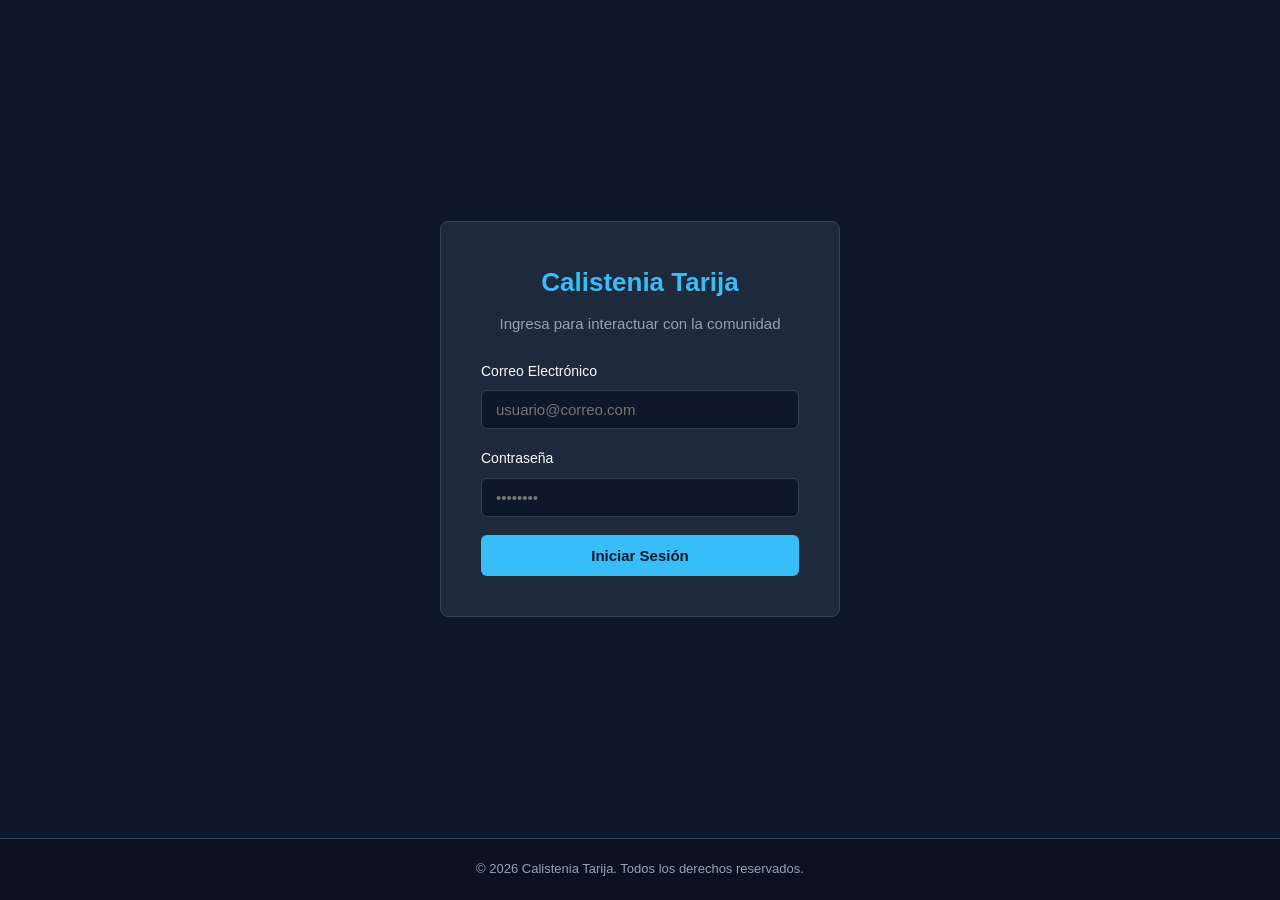
<file: index.html>
<!DOCTYPE html>
<html lang="es">
<head>
  <meta charset="UTF-8">
  <meta name="viewport" content="width=device-width, initial-scale=1.0">
  <title>Login - Calistenia Tarija</title>
  <link rel="stylesheet" href="styles.css">
</head>
<body>
  <div class="auth-wrapper">
    <section class="auth-card">
      <h1>Calistenia Tarija</h1>
      <p>Ingresa para interactuar con la comunidad</p>
      
      <form action="dashboard.html" method="get">
        <div class="form-group">
          <label for="email">Correo Electrónico</label>
          <input type="email" id="email" class="form-control" placeholder="usuario@correo.com" required>
        </div>
        <div class="form-group">
          <label for="password">Contraseña</label>
          <input type="password" id="password" class="form-control" placeholder="••••••••" required minlength="6">
        </div>
        <button type="submit" class="btn btn-primary">Iniciar Sesión</button>
      </form>
    </section>
  </div>
  <footer>
    <p>&copy; 2026 Calistenia Tarija. Todos los derechos reservados.</p>
  </footer>
</body>
</html>
</file>
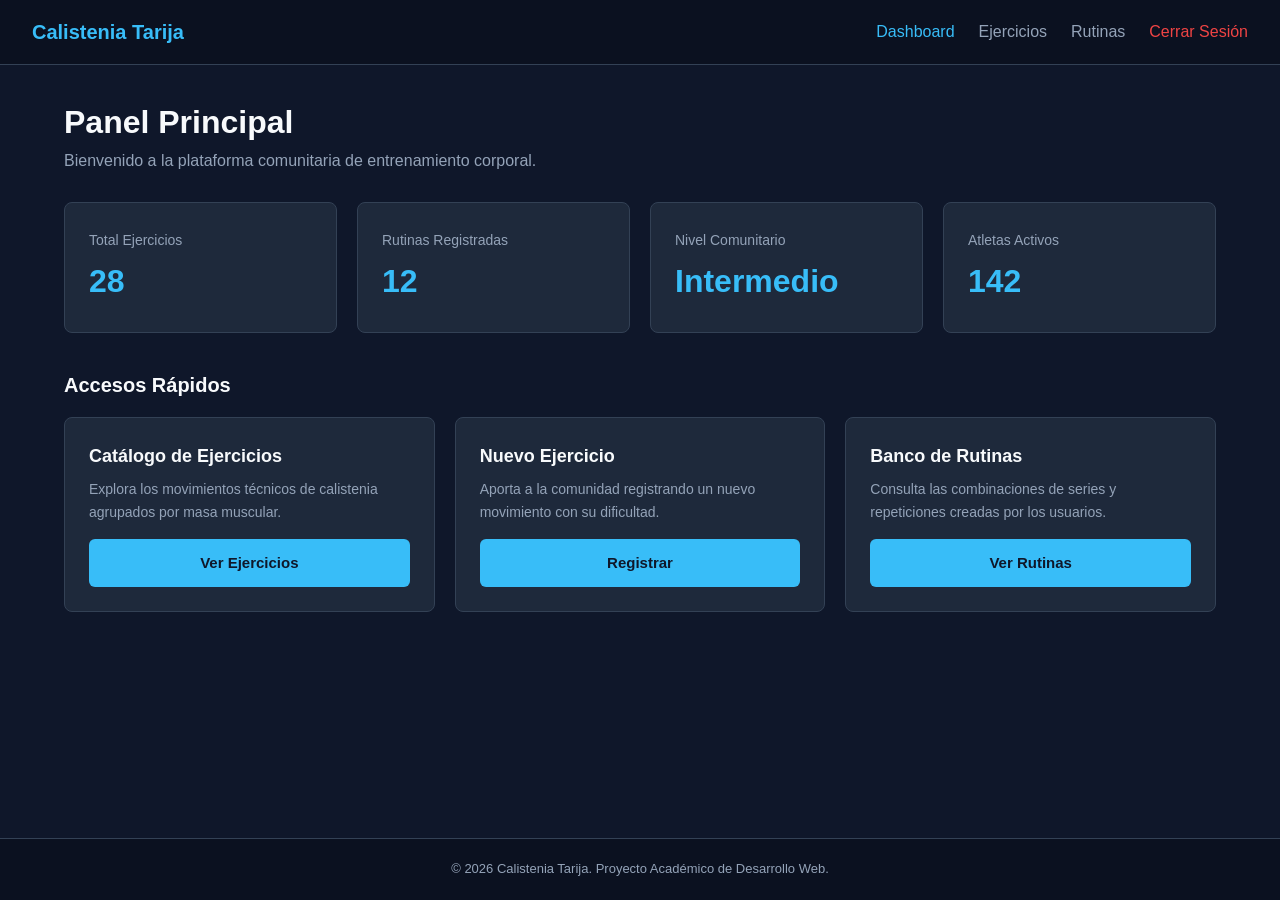
<file: dashboard.html>
<!DOCTYPE html>
<html lang="es">
<head>
  <meta charset="UTF-8">
  <meta name="viewport" content="width=device-width, initial-scale=1.0">
  <title>Dashboard - Calistenia Tarija</title>
  <link rel="stylesheet" href="styles.css">
</head>
<body>
  <header class="header-nav">
    <a href="dashboard.html" class="logo">Calistenia Tarija</a>
    <nav>
      <ul class="nav-links">
        <li><a href="dashboard.html" class="active">Dashboard</a></li>
        <li><a href="ejercicios.html">Ejercicios</a></li>
        <li><a href="rutinas.html">Rutinas</a></li>
        <li><a href="index.html" class="btn-logout">Cerrar Sesión</a></li>
      </ul>
    </nav>
  </header>

  <main class="container">
    <header class="page-header">
      <div>
        <h1>Panel Principal</h1>
        <p class="page-subtitle">Bienvenido a la plataforma comunitaria de entrenamiento corporal.</p>
      </div>
    </header>

    <section class="dashboard-metrics">
      <article class="metric-card">
        <span>Total Ejercicios</span>
        <h3>28</h3>
      </article>
      <article class="metric-card">
        <span>Rutinas Registradas</span>
        <h3>12</h3>
      </article>
      <article class="metric-card">
        <span>Nivel Comunitario</span>
        <h3>Intermedio</h3>
      </article>
      <article class="metric-card">
        <span>Atletas Activos</span>
        <h3>142</h3>
      </article>
    </section>

    <section>
      <h2 class="section-title">Accesos Rápidos</h2>
      <div class="cards-grid">
        <article class="item-card">
          <h2>Catálogo de Ejercicios</h2>
          <p>Explora los movimientos técnicos de calistenia agrupados por masa muscular.</p>
          <a href="ejercicios.html" class="btn btn-primary btn-inline">Ver Ejercicios</a>
        </article>
        <article class="item-card">
          <h2>Nuevo Ejercicio</h2>
          <p>Aporta a la comunidad registrando un nuevo movimiento con su dificultad.</p>
          <a href="registrar-ejercicio.html" class="btn btn-primary btn-inline">Registrar</a>
        </article>
        <article class="item-card">
          <h2>Banco de Rutinas</h2>
          <p>Consulta las combinaciones de series y repeticiones creadas por los usuarios.</p>
          <a href="rutinas.html" class="btn btn-primary btn-inline">Ver Rutinas</a>
        </article>
      </div>
    </section>
  </main>

  <footer>
    <p>&copy; 2026 Calistenia Tarija. Proyecto Académico de Desarrollo Web.</p>
  </footer>
</body>
</html>
</file>
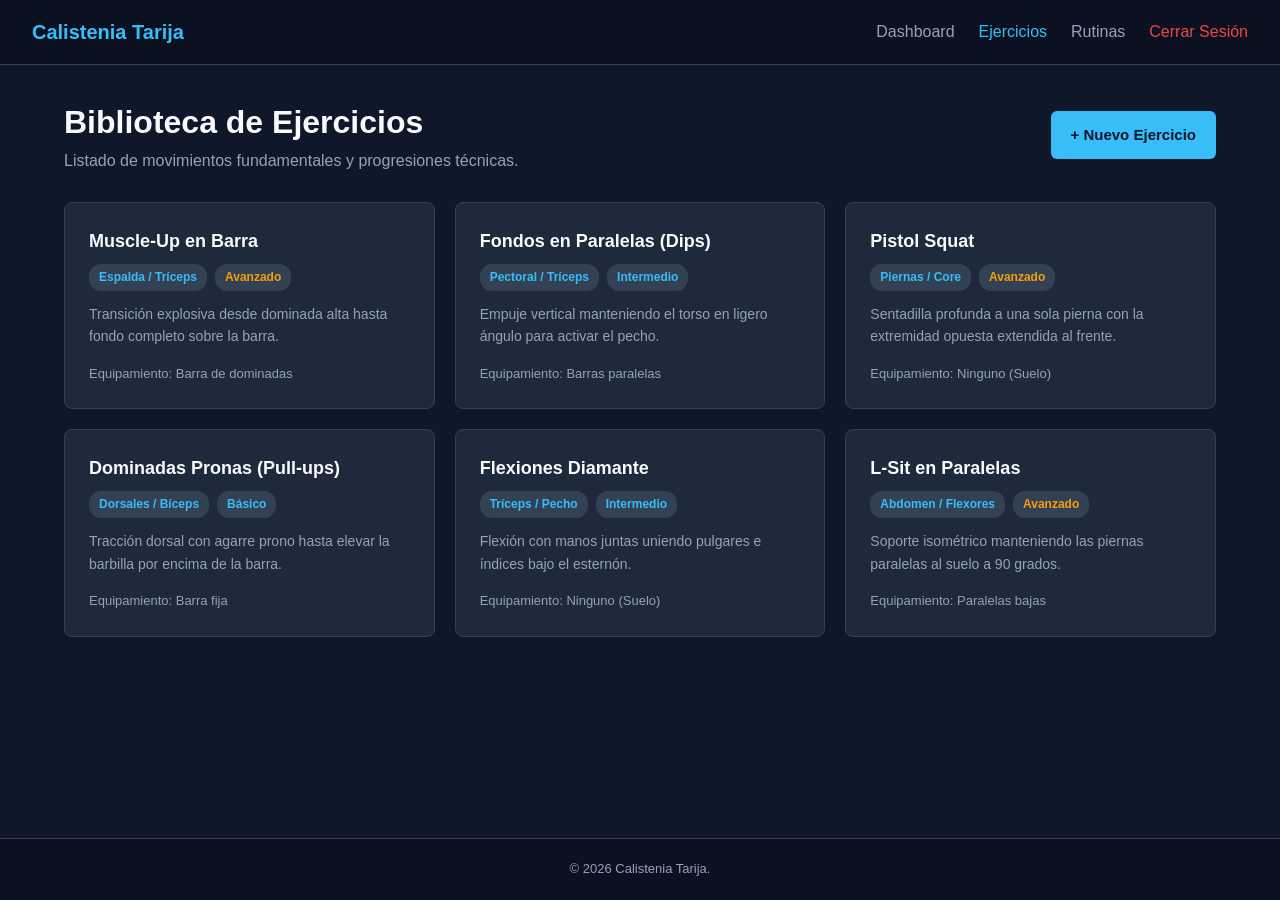
<file: ejercicios.html>
<!DOCTYPE html>
<html lang="es">
<head>
  <meta charset="UTF-8">
  <meta name="viewport" content="width=device-width, initial-scale=1.0">
  <title>Ejercicios - Calistenia Tarija</title>
  <link rel="stylesheet" href="styles.css">
</head>
<body>
  <header class="header-nav">
    <a href="dashboard.html" class="logo">Calistenia Tarija</a>
    <nav>
      <ul class="nav-links">
        <li><a href="dashboard.html">Dashboard</a></li>
        <li><a href="ejercicios.html" class="active">Ejercicios</a></li>
        <li><a href="rutinas.html">Rutinas</a></li>
        <li><a href="index.html" class="btn-logout">Cerrar Sesión</a></li>
      </ul>
    </nav>
  </header>

  <main class="container">
    <header class="page-header">
      <div>
        <h1>Biblioteca de Ejercicios</h1>
        <p class="page-subtitle">Listado de movimientos fundamentales y progresiones técnicas.</p>
      </div>
      <a href="registrar-ejercicio.html" class="btn btn-primary btn-inline">+ Nuevo Ejercicio</a>
    </header>

    <section class="cards-grid">
      <article class="item-card">
        <div>
          <h2>Muscle-Up en Barra</h2>
          <div class="tags">
            <span class="tag">Espalda / Tríceps</span>
            <span class="tag tag-accent">Avanzado</span>
          </div>
          <p>Transición explosiva desde dominada alta hasta fondo completo sobre la barra.</p>
        </div>
        <small>Equipamiento: Barra de dominadas</small>
      </article>

      <article class="item-card">
        <div>
          <h2>Fondos en Paralelas (Dips)</h2>
          <div class="tags">
            <span class="tag">Pectoral / Tríceps</span>
            <span class="tag">Intermedio</span>
          </div>
          <p>Empuje vertical manteniendo el torso en ligero ángulo para activar el pecho.</p>
        </div>
        <small>Equipamiento: Barras paralelas</small>
      </article>

      <article class="item-card">
        <div>
          <h2>Pistol Squat</h2>
          <div class="tags">
            <span class="tag">Piernas / Core</span>
            <span class="tag tag-accent">Avanzado</span>
          </div>
          <p>Sentadilla profunda a una sola pierna con la extremidad opuesta extendida al frente.</p>
        </div>
        <small>Equipamiento: Ninguno (Suelo)</small>
      </article>

      <article class="item-card">
        <div>
          <h2>Dominadas Pronas (Pull-ups)</h2>
          <div class="tags">
            <span class="tag">Dorsales / Bíceps</span>
            <span class="tag">Básico</span>
          </div>
          <p>Tracción dorsal con agarre prono hasta elevar la barbilla por encima de la barra.</p>
        </div>
        <small>Equipamiento: Barra fija</small>
      </article>

      <article class="item-card">
        <div>
          <h2>Flexiones Diamante</h2>
          <div class="tags">
            <span class="tag">Tríceps / Pecho</span>
            <span class="tag">Intermedio</span>
          </div>
          <p>Flexión con manos juntas uniendo pulgares e índices bajo el esternón.</p>
        </div>
        <small>Equipamiento: Ninguno (Suelo)</small>
      </article>

      <article class="item-card">
        <div>
          <h2>L-Sit en Paralelas</h2>
          <div class="tags">
            <span class="tag">Abdomen / Flexores</span>
            <span class="tag tag-accent">Avanzado</span>
          </div>
          <p>Soporte isométrico manteniendo las piernas paralelas al suelo a 90 grados.</p>
        </div>
        <small>Equipamiento: Paralelas bajas</small>
      </article>
    </section>
  </main>

  <footer>
    <p>&copy; 2026 Calistenia Tarija.</p>
  </footer>
</body>
</html>
</file>
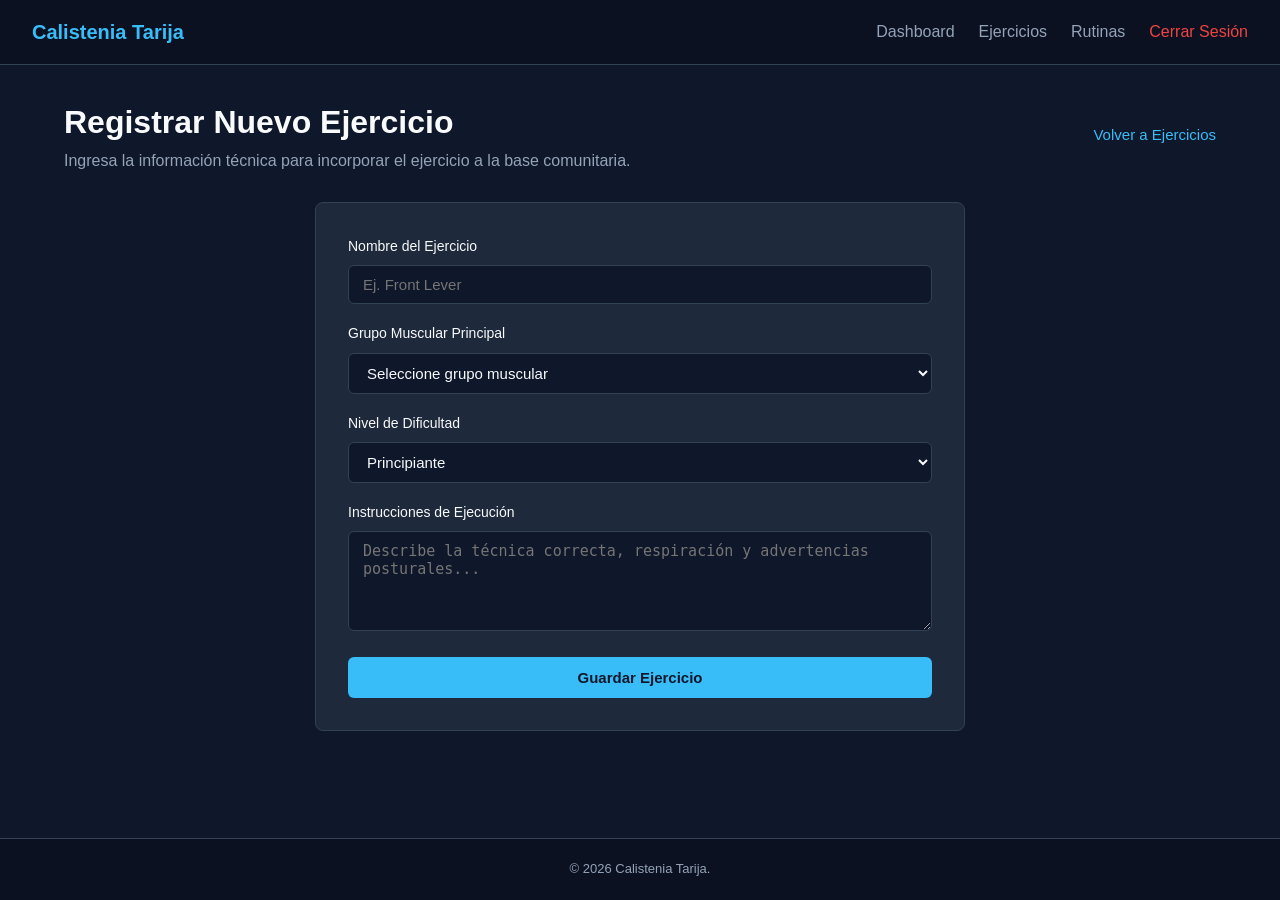
<file: registrar-ejercicio.html>
<!DOCTYPE html>
<html lang="es">
<head>
  <meta charset="UTF-8">
  <meta name="viewport" content="width=device-width, initial-scale=1.0">
  <title>Registrar Ejercicio - Calistenia Tarija</title>
  <link rel="stylesheet" href="styles.css">
</head>
<body>
  <header class="header-nav">
    <a href="dashboard.html" class="logo">Calistenia Tarija</a>
    <nav>
      <ul class="nav-links">
        <li><a href="dashboard.html">Dashboard</a></li>
        <li><a href="ejercicios.html">Ejercicios</a></li>
        <li><a href="rutinas.html">Rutinas</a></li>
        <li><a href="index.html" class="btn-logout">Cerrar Sesión</a></li>
      </ul>
    </nav>
  </header>

  <main class="container">
    <header class="page-header">
      <div>
        <h1>Registrar Nuevo Ejercicio</h1>
        <p class="page-subtitle">Ingresa la información técnica para incorporar el ejercicio a la base comunitaria.</p>
      </div>
      <a href="ejercicios.html" class="link-back">Volver a Ejercicios</a>
    </header>

    <section class="form-container">
      <form action="ejercicios.html" method="get">
        <div class="form-group">
          <label for="nombre">Nombre del Ejercicio</label>
          <input type="text" id="nombre" class="form-control" placeholder="Ej. Front Lever" required>
        </div>

        <div class="form-group">
          <label for="grupo">Grupo Muscular Principal</label>
          <select id="grupo" class="form-control" required>
            <option value="">Seleccione grupo muscular</option>
            <option value="espalda">Espalda / Tracción</option>
            <option value="pecho">Pectoral / Empuje</option>
            <option value="hombros">Hombros</option>
            <option value="brazos">Brazos (Bíceps / Tríceps)</option>
            <option value="piernas">Piernas</option>
            <option value="core">Core / Abdomen</option>
          </select>
        </div>

        <div class="form-group">
          <label for="dificultad">Nivel de Dificultad</label>
          <select id="dificultad" class="form-control" required>
            <option value="principiante">Principiante</option>
            <option value="intermedio">Intermedio</option>
            <option value="avanzado">Avanzado</option>
            <option value="elite">Élite</option>
          </select>
        </div>

        <div class="form-group">
          <label for="descripcion">Instrucciones de Ejecución</label>
          <textarea id="descripcion" class="form-control" placeholder="Describe la técnica correcta, respiración y advertencias posturales..." required></textarea>
        </div>

        <button type="submit" class="btn btn-primary">Guardar Ejercicio</button>
      </form>
    </section>
  </main>

  <footer>
    <p>&copy; 2026 Calistenia Tarija.</p>
  </footer>
</body>
</html>
</file>
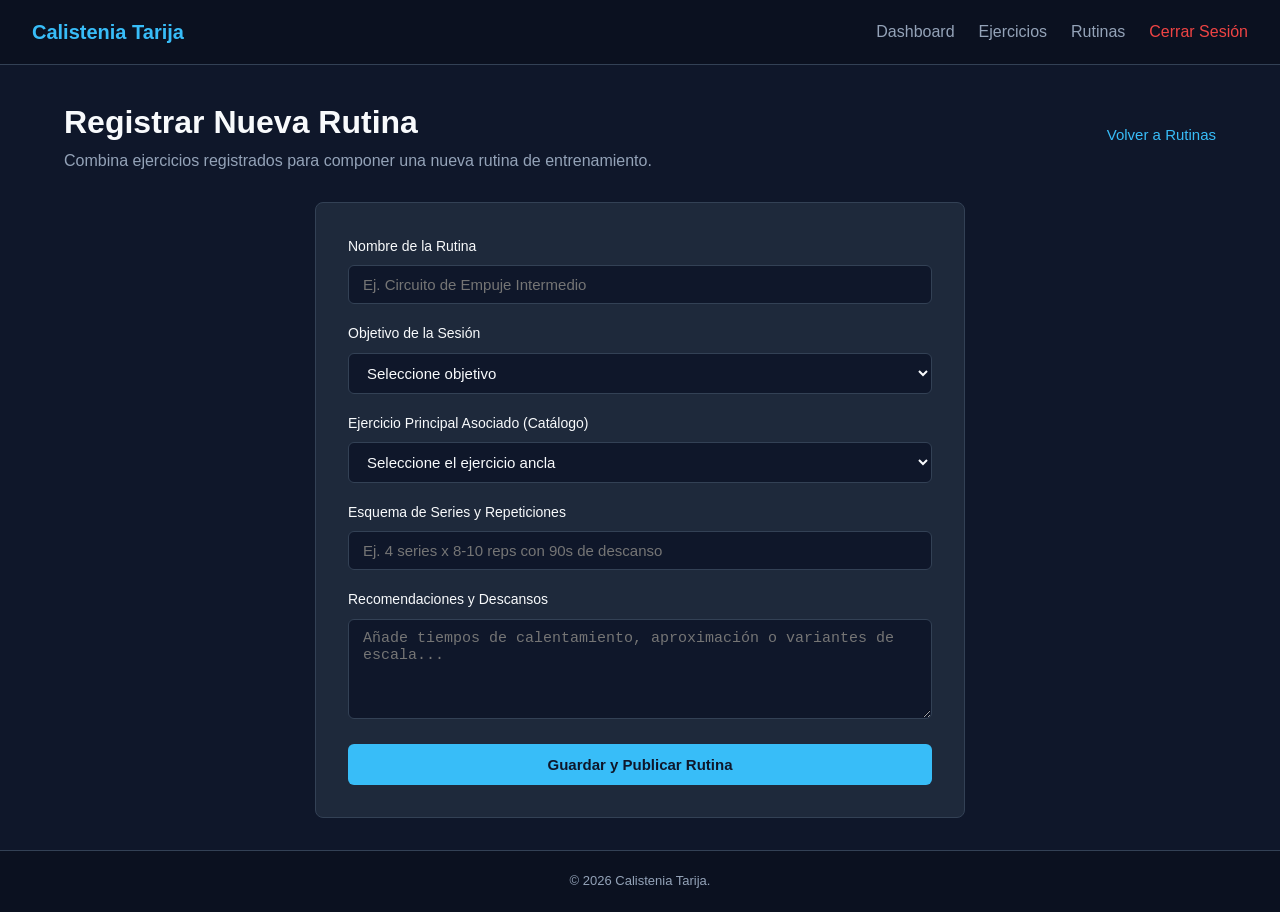
<file: registrar-rutina.html>
<!DOCTYPE html>
<html lang="es">
<head>
  <meta charset="UTF-8">
  <meta name="viewport" content="width=device-width, initial-scale=1.0">
  <title>Registrar Rutina - Calistenia Tarija</title>
  <link rel="stylesheet" href="styles.css">
</head>
<body>
  <header class="header-nav">
    <a href="dashboard.html" class="logo">Calistenia Tarija</a>
    <nav>
      <ul class="nav-links">
        <li><a href="dashboard.html">Dashboard</a></li>
        <li><a href="ejercicios.html">Ejercicios</a></li>
        <li><a href="rutinas.html">Rutinas</a></li>
        <li><a href="index.html" class="btn-logout">Cerrar Sesión</a></li>
      </ul>
    </nav>
  </header>

  <main class="container">
    <header class="page-header">
      <div>
        <h1>Registrar Nueva Rutina</h1>
        <p class="page-subtitle">Combina ejercicios registrados para componer una nueva rutina de entrenamiento.</p>
      </div>
      <a href="rutinas.html" class="link-back">Volver a Rutinas</a>
    </header>

    <section class="form-container">
      <form action="rutinas.html" method="get">
        <div class="form-group">
          <label for="titulo">Nombre de la Rutina</label>
          <input type="text" id="titulo" class="form-control" placeholder="Ej. Circuito de Empuje Intermedio" required>
        </div>

        <div class="form-group">
          <label for="objetivo">Objetivo de la Sesión</label>
          <select id="objetivo" class="form-control" required>
            <option value="">Seleccione objetivo</option>
            <option value="fuerza">Fuerza Máxima</option>
            <option value="resistencia">Resistencia Muscular</option>
            <option value="tecnica">Progresiones Estáticas</option>
          </select>
        </div>

        <div class="form-group">
          <label for="ejercicio-asociado">Ejercicio Principal Asociado (Catálogo)</label>
          <select id="ejercicio-asociado" class="form-control" required>
            <option value="">Seleccione el ejercicio ancla</option>
            <option value="muscleup">Muscle-Up en Barra</option>
            <option value="dips">Fondos en Paralelas (Dips)</option>
            <option value="pullups">Dominadas Pronas (Pull-ups)</option>
            <option value="pistol">Pistol Squat</option>
            <option value="lsit">L-Sit en Paralelas</option>
          </select>
        </div>

        <div class="form-group">
          <label for="series">Esquema de Series y Repeticiones</label>
          <input type="text" id="series" class="form-control" placeholder="Ej. 4 series x 8-10 reps con 90s de descanso" required>
        </div>

        <div class="form-group">
          <label for="notas">Recomendaciones y Descansos</label>
          <textarea id="notas" class="form-control" placeholder="Añade tiempos de calentamiento, aproximación o variantes de escala..."></textarea>
        </div>

        <button type="submit" class="btn btn-primary">Guardar y Publicar Rutina</button>
      </form>
    </section>
  </main>

  <footer>
    <p>&copy; 2026 Calistenia Tarija.</p>
  </footer>
</body>
</html>
</file>
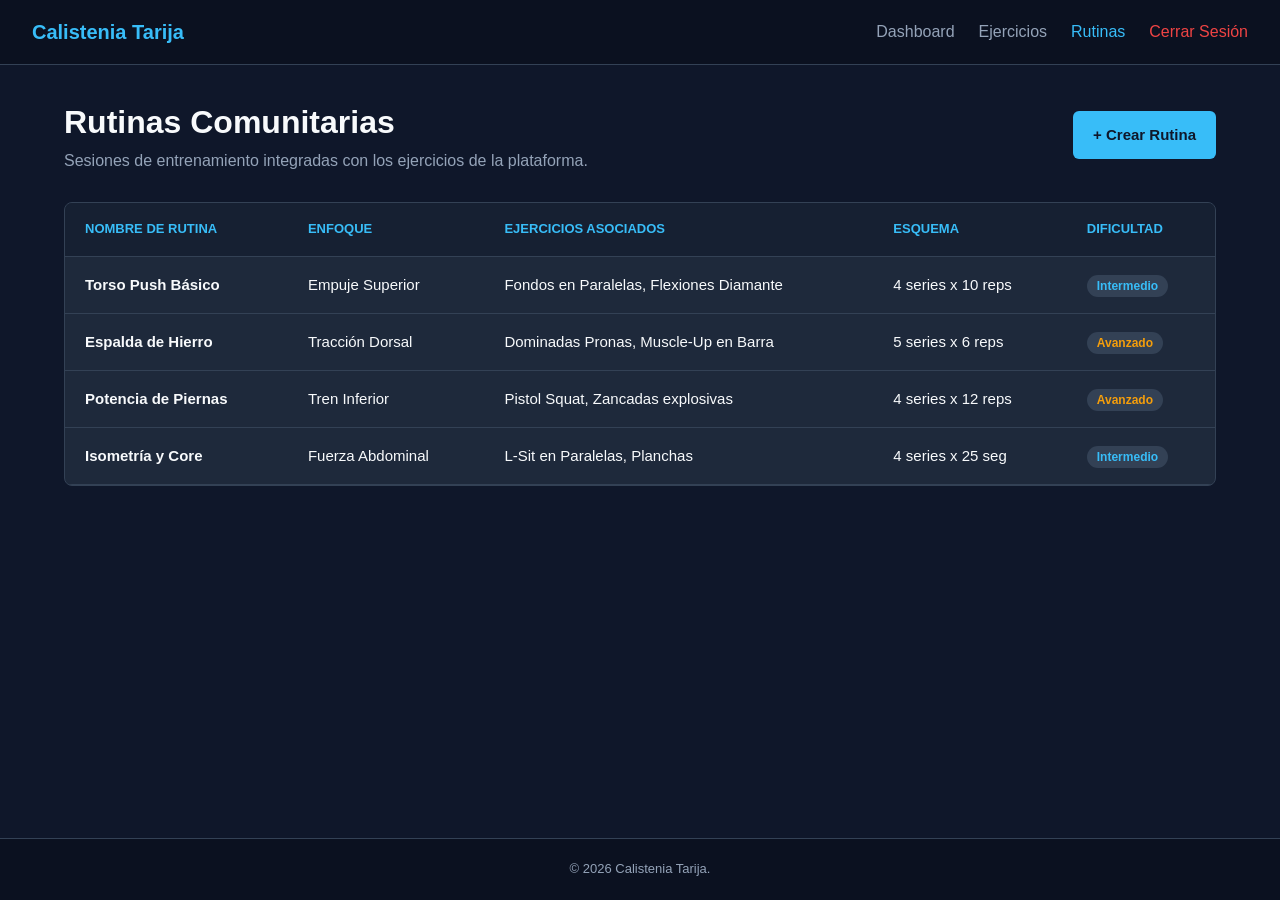
<file: rutinas.html>
<!DOCTYPE html>
<html lang="es">
<head>
  <meta charset="UTF-8">
  <meta name="viewport" content="width=device-width, initial-scale=1.0">
  <title>Rutinas - Calistenia Tarija</title>
  <link rel="stylesheet" href="styles.css">
</head>
<body>
  <header class="header-nav">
    <a href="dashboard.html" class="logo">Calistenia Tarija</a>
    <nav>
      <ul class="nav-links">
        <li><a href="dashboard.html">Dashboard</a></li>
        <li><a href="ejercicios.html">Ejercicios</a></li>
        <li><a href="rutinas.html" class="active">Rutinas</a></li>
        <li><a href="index.html" class="btn-logout">Cerrar Sesión</a></li>
      </ul>
    </nav>
  </header>

  <main class="container">
    <header class="page-header">
      <div>
        <h1>Rutinas Comunitarias</h1>
        <p class="page-subtitle">Sesiones de entrenamiento integradas con los ejercicios de la plataforma.</p>
      </div>
      <a href="registrar-rutina.html" class="btn btn-primary btn-inline">+ Crear Rutina</a>
    </header>

    <div class="table-responsive">
      <table>
        <thead>
          <tr>
            <th>Nombre de Rutina</th>
            <th>Enfoque</th>
            <th>Ejercicios Asociados</th>
            <th>Esquema</th>
            <th>Dificultad</th>
          </tr>
        </thead>
        <tbody>
          <tr>
            <td><strong>Torso Push Básico</strong></td>
            <td>Empuje Superior</td>
            <td>Fondos en Paralelas, Flexiones Diamante</td>
            <td>4 series x 10 reps</td>
            <td><span class="tag">Intermedio</span></td>
          </tr>
          <tr>
            <td><strong>Espalda de Hierro</strong></td>
            <td>Tracción Dorsal</td>
            <td>Dominadas Pronas, Muscle-Up en Barra</td>
            <td>5 series x 6 reps</td>
            <td><span class="tag tag-accent">Avanzado</span></td>
          </tr>
          <tr>
            <td><strong>Potencia de Piernas</strong></td>
            <td>Tren Inferior</td>
            <td>Pistol Squat, Zancadas explosivas</td>
            <td>4 series x 12 reps</td>
            <td><span class="tag tag-accent">Avanzado</span></td>
          </tr>
          <tr>
            <td><strong>Isometría y Core</strong></td>
            <td>Fuerza Abdominal</td>
            <td>L-Sit en Paralelas, Planchas</td>
            <td>4 series x 25 seg</td>
            <td><span class="tag">Intermedio</span></td>
          </tr>
        </tbody>
      </table>
    </div>
  </main>

  <footer>
    <p>&copy; 2026 Calistenia Tarija.</p>
  </footer>
</body>
</html>
</file>
<file: styles.css>
* {
  box-sizing: border-box;
  margin: 0;
  padding: 0;
}

body {
  font-family: Arial, Helvetica, sans-serif;
  background-color: #0f172a;
  color: #f8fafc;
  line-height: 1.6;
  min-height: 100vh;
  display: flex;
  flex-direction: column;
}

.header-nav {
  background-color: #0b1120;
  border-bottom: 1px solid #334155;
  padding: 16px 32px;
  display: flex;
  justify-content: space-between;
  align-items: center;
  position: sticky;
  top: 0;
}

.logo {
  font-size: 20px;
  font-weight: bold;
  color: #38bdf8;
  text-decoration: none;
}

.nav-links {
  display: flex;
  list-style: none;
  gap: 24px;
  align-items: center;
}

.nav-links a {
  color: #94a3b8;
  text-decoration: none;
  font-weight: 500;
}

.nav-links a:hover,
.nav-links a.active {
  color: #38bdf8;
}

.nav-links a.btn-logout {
  color: #ef4444;
}

.container {
  width: 90%;
  max-width: 1200px;
  margin: 32px auto;
  flex: 1;
}

.page-header {
  display: flex;
  justify-content: space-between;
  align-items: center;
  margin-bottom: 28px;
}

.page-subtitle {
  color: #94a3b8;
}

.link-back {
  color: #38bdf8;
  text-decoration: none;
  font-size: 15px;
}

.auth-wrapper {
  display: flex;
  align-items: center;
  justify-content: center;
  flex: 1;
  padding: 32px;
}

.auth-card {
  background-color: #1e293b;
  border: 1px solid #334155;
  padding: 40px;
  border-radius: 8px;
  width: 100%;
  max-width: 400px;
}

.auth-card h1 {
  font-size: 26px;
  margin-bottom: 8px;
  color: #38bdf8;
  text-align: center;
}

.auth-card p {
  color: #94a3b8;
  margin-bottom: 24px;
  font-size: 15px;
  text-align: center;
}

.form-container {
  max-width: 650px;
  margin: 0 auto;
  background-color: #1e293b;
  padding: 32px;
  border-radius: 8px;
  border: 1px solid #334155;
}

.form-group {
  margin-bottom: 18px;
}

.form-group label {
  display: block;
  font-size: 14px;
  margin-bottom: 8px;
  color: #f8fafc;
}

.form-control {
  width: 100%;
  padding: 10px 14px;
  background-color: #0f172a;
  border: 1px solid #334155;
  border-radius: 6px;
  color: #f8fafc;
  font-size: 15px;
}

.form-control:focus {
  outline: none;
  border-color: #38bdf8;
}

textarea.form-control {
  min-height: 100px;
  resize: vertical;
}

.btn {
  display: inline-block;
  padding: 12px 20px;
  border-radius: 6px;
  font-weight: bold;
  font-size: 15px;
  text-decoration: none;
  cursor: pointer;
  border: none;
}

.btn-primary {
  background-color: #38bdf8;
  color: #0f172a;
  width: 100%;
  text-align: center;
}

.btn-primary:hover {
  background-color: #0284c7;
  color: #ffffff;
}

.btn-inline {
  width: auto;
}

.dashboard-metrics {
  display: grid;
  grid-template-columns: repeat(4, 1fr);
  gap: 20px;
  margin-bottom: 36px;
}

.metric-card {
  background-color: #1e293b;
  border: 1px solid #334155;
  border-radius: 8px;
  padding: 24px;
}

.metric-card span {
  color: #94a3b8;
  font-size: 14px;
}

.metric-card h3 {
  font-size: 32px;
  color: #38bdf8;
  margin-top: 4px;
}

.section-title {
  margin-bottom: 16px;
  font-size: 20px;
}

.cards-grid {
  display: grid;
  grid-template-columns: repeat(3, 1fr);
  gap: 20px;
}

.item-card {
  background-color: #1e293b;
  border: 1px solid #334155;
  border-radius: 8px;
  padding: 24px;
  display: flex;
  flex-direction: column;
  justify-content: space-between;
}

.item-card h2 {
  font-size: 18px;
  margin-bottom: 8px;
  color: #f8fafc;
}

.item-card p {
  color: #94a3b8;
  font-size: 14px;
  margin-bottom: 16px;
}

.item-card small {
  color: #94a3b8;
  font-size: 13px;
}

.tags {
  display: flex;
  gap: 8px;
  margin-bottom: 12px;
}

.tag {
  font-size: 12px;
  padding: 4px 10px;
  border-radius: 12px;
  background-color: #334155;
  color: #38bdf8;
  font-weight: bold;
}

.tag-accent {
  color: #f59e0b;
}

.table-responsive {
  overflow-x: auto;
  background-color: #1e293b;
  border: 1px solid #334155;
  border-radius: 8px;
}

table {
  width: 100%;
  border-collapse: collapse;
  text-align: left;
}

th, td {
  padding: 16px 20px;
  border-bottom: 1px solid #334155;
}

th {
  background-color: #162032;
  color: #38bdf8;
  font-size: 13px;
  text-transform: uppercase;
}

td {
  font-size: 15px;
  color: #f8fafc;
}

footer {
  text-align: center;
  padding: 20px;
  border-top: 1px solid #334155;
  background-color: #0b1120;
  color: #94a3b8;
  font-size: 13px;
  margin-top: auto;
}
</file>
